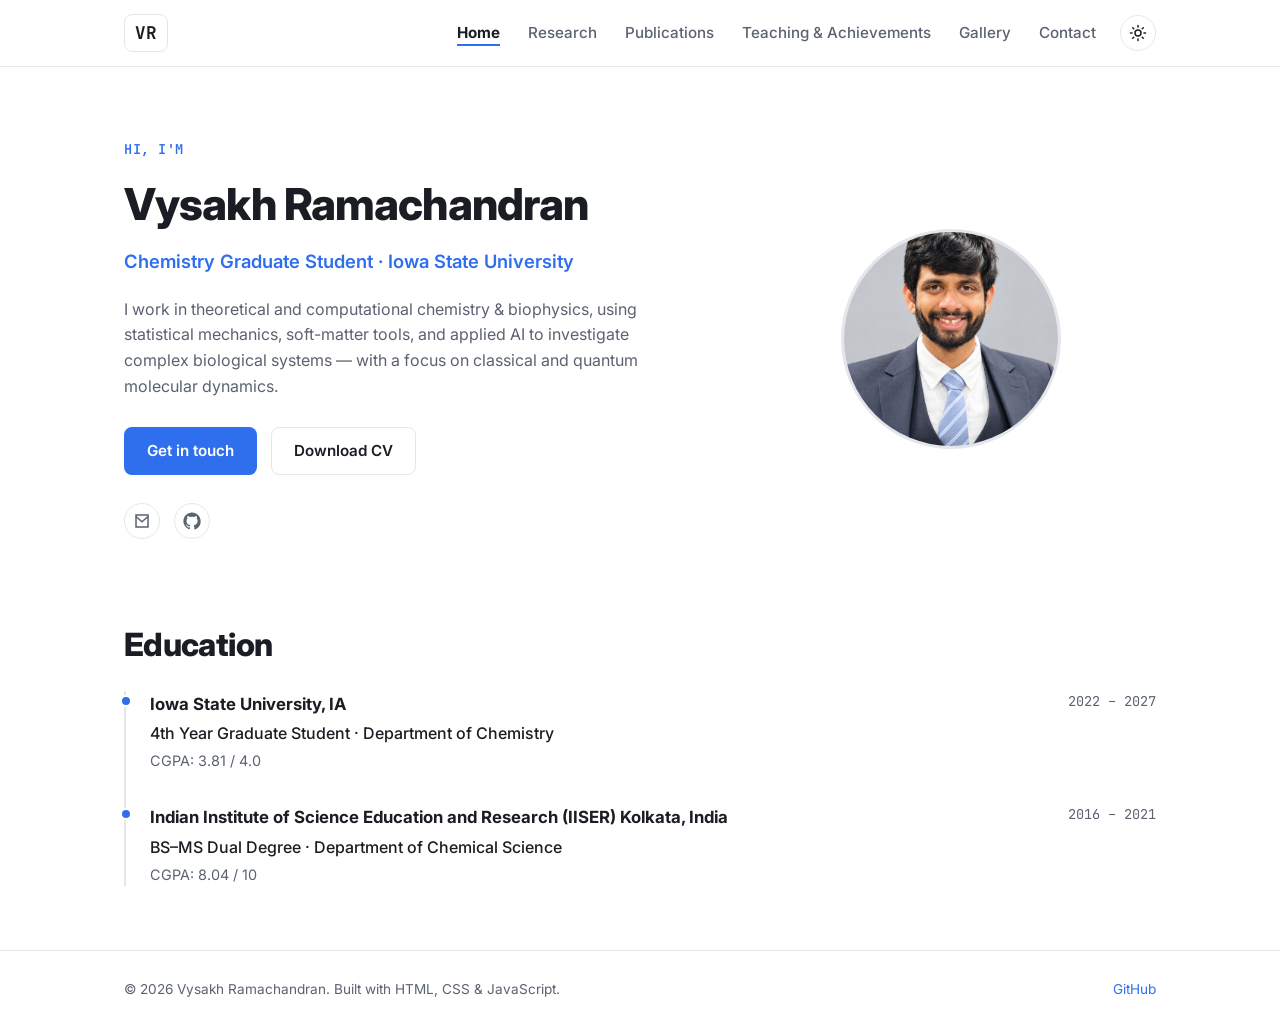
<file: index.html>
<!DOCTYPE html>
<html lang="en">
<head>
<meta charset="UTF-8">
<meta name="viewport" content="width=device-width, initial-scale=1.0">
<title>Vysakh Ramachandran | Chemistry Graduate Student</title>
<meta name="description" content="Personal website of Vysakh Ramachandran, Chemistry graduate student at Iowa State University, working on RNA and biomolecular condensation.">
<link rel="preconnect" href="https://fonts.googleapis.com">
<link rel="preconnect" href="https://fonts.gstatic.com" crossorigin>
<link href="https://fonts.googleapis.com/css2?family=Inter:wght@400;500;600;700;800&family=JetBrains+Mono:wght@400;500&display=swap" rel="stylesheet">
<link rel="stylesheet" href="css/style.css">
</head>
<body>

<header class="site-header">
  <nav class="navbar">
    <a href="index.html" class="brand">VR</a>

    <button class="nav-toggle" id="navToggle" aria-label="Toggle navigation menu" aria-expanded="false">
      <span></span><span></span><span></span>
    </button>

    <ul class="nav-links" id="navLinks">
      <li><a href="index.html" class="active">Home</a></li>
      <li><a href="research.html">Research</a></li>
      <li><a href="publications.html">Publications</a></li>
      <li><a href="teaching.html">Teaching &amp; Achievements</a></li>
      <li><a href="gallery.html">Gallery</a></li>
      <li><a href="contact.html">Contact</a></li>
    </ul>

    <button class="theme-toggle" id="themeToggle" aria-label="Toggle dark and light mode">
      <svg class="icon icon-sun" viewBox="0 0 24 24" fill="none" stroke="currentColor" stroke-width="2" stroke-linecap="round" stroke-linejoin="round"><circle cx="12" cy="12" r="4"></circle><path d="M12 2v2M12 20v2M4.93 4.93l1.41 1.41M17.66 17.66l1.41 1.41M2 12h2M20 12h2M6.34 17.66l-1.41 1.41M19.07 4.93l-1.41 1.41"></path></svg>
      <svg class="icon icon-moon" viewBox="0 0 24 24" fill="none" stroke="currentColor" stroke-width="2" stroke-linecap="round" stroke-linejoin="round"><path d="M21 12.79A9 9 0 1 1 11.21 3 7 7 0 0 0 21 12.79z"></path></svg>
    </button>
  </nav>
</header>

<main>

  <!-- ===== HOME ===== -->
  <section class="section hero">
    <div class="container hero-grid">
      <div class="hero-text">
        <p class="eyebrow">Hi, I'm</p>
        <h1>Vysakh Ramachandran</h1>
        <p class="hero-subtitle">Chemistry Graduate Student &middot; Iowa State University</p>
        <p class="hero-desc">
          I work in theoretical and computational chemistry &amp; biophysics, using statistical
          mechanics, soft-matter tools, and applied AI to investigate complex biological systems &mdash;
          with a focus on classical and quantum molecular dynamics.
        </p>
        <div class="hero-actions">
          <a href="contact.html" class="btn btn-primary">Get in touch</a>
          <a href="assets/Vysakh_Ramachandran_CV.pdf" class="btn btn-outline" download>Download CV</a>
        </div>
        <div class="social-links">
          <a href="mailto:vysakhchandran02@gmail.com" aria-label="Email" title="Email">
            <svg viewBox="0 0 24 24" fill="none" stroke="currentColor" stroke-width="2"><path d="M4 4h16v16H4z" stroke="none"></path><path d="M4 4h16v16H4V4z"></path><path d="M4 6l8 7 8-7"></path></svg>
          </a>
          <a href="https://github.com/VysakhRamachandran" target="_blank" rel="noopener" aria-label="GitHub" title="GitHub">
            <svg viewBox="0 0 24 24" fill="currentColor"><path d="M12 .5C5.73.5.5 5.73.5 12c0 5.09 3.29 9.4 7.86 10.93.57.1.79-.25.79-.55v-1.94c-3.2.7-3.87-1.36-3.87-1.36-.53-1.33-1.29-1.68-1.29-1.68-1.05-.72.08-.7.08-.7 1.17.08 1.78 1.2 1.78 1.2 1.03 1.77 2.71 1.26 3.37.96.1-.75.4-1.26.73-1.55-2.55-.29-5.24-1.28-5.24-5.7 0-1.26.45-2.29 1.19-3.09-.12-.29-.52-1.46.11-3.05 0 0 .97-.31 3.18 1.18a11 11 0 0 1 5.8 0c2.2-1.49 3.17-1.18 3.17-1.18.63 1.59.24 2.76.12 3.05.74.8 1.19 1.83 1.19 3.09 0 4.43-2.7 5.4-5.27 5.69.42.36.78 1.07.78 2.16v3.2c0 .3.21.66.8.55A10.51 10.51 0 0 0 23.5 12C23.5 5.73 18.27.5 12 .5z"></path></svg>
          </a>
        </div>
      </div>

      <div class="hero-visual">
        <div class="hero-photo-frame">
          <img src="image/my.png" alt="Vysakh Ramachandran" class="hero-photo" onerror="this.parentElement.classList.add('no-photo')">
          <div class="hero-photo-fallback">VR</div>
        </div>
      </div>
    </div>

    <div class="container">
      <h2 class="section-title">Education</h2>
      <div class="timeline">
        <div class="timeline-item">
          <div class="timeline-dot"></div>
          <div class="timeline-content">
            <div class="timeline-header">
              <h3>Iowa State University, IA</h3>
              <span class="timeline-date">2022 &ndash; 2027</span>
            </div>
            <p class="timeline-role">4th Year Graduate Student &middot; Department of Chemistry</p>
            <p class="timeline-detail">CGPA: 3.81 / 4.0</p>
          </div>
        </div>
        <div class="timeline-item">
          <div class="timeline-dot"></div>
          <div class="timeline-content">
            <div class="timeline-header">
              <h3>Indian Institute of Science Education and Research (IISER) Kolkata, India</h3>
              <span class="timeline-date">2016 &ndash; 2021</span>
            </div>
            <p class="timeline-role">BS&ndash;MS Dual Degree &middot; Department of Chemical Science</p>
            <p class="timeline-detail">CGPA: 8.04 / 10</p>
          </div>
        </div>
      </div>
    </div>
  </section>

</main>

<footer class="site-footer">
  <div class="container footer-inner">
    <p>&copy; <span id="year"></span> Vysakh Ramachandran. Built with HTML, CSS &amp; JavaScript.</p>
    <a href="https://github.com/VysakhRamachandran" target="_blank" rel="noopener">GitHub</a>
  </div>
</footer>

<script src="js/script.js"></script>
</body>
</html>
</file>
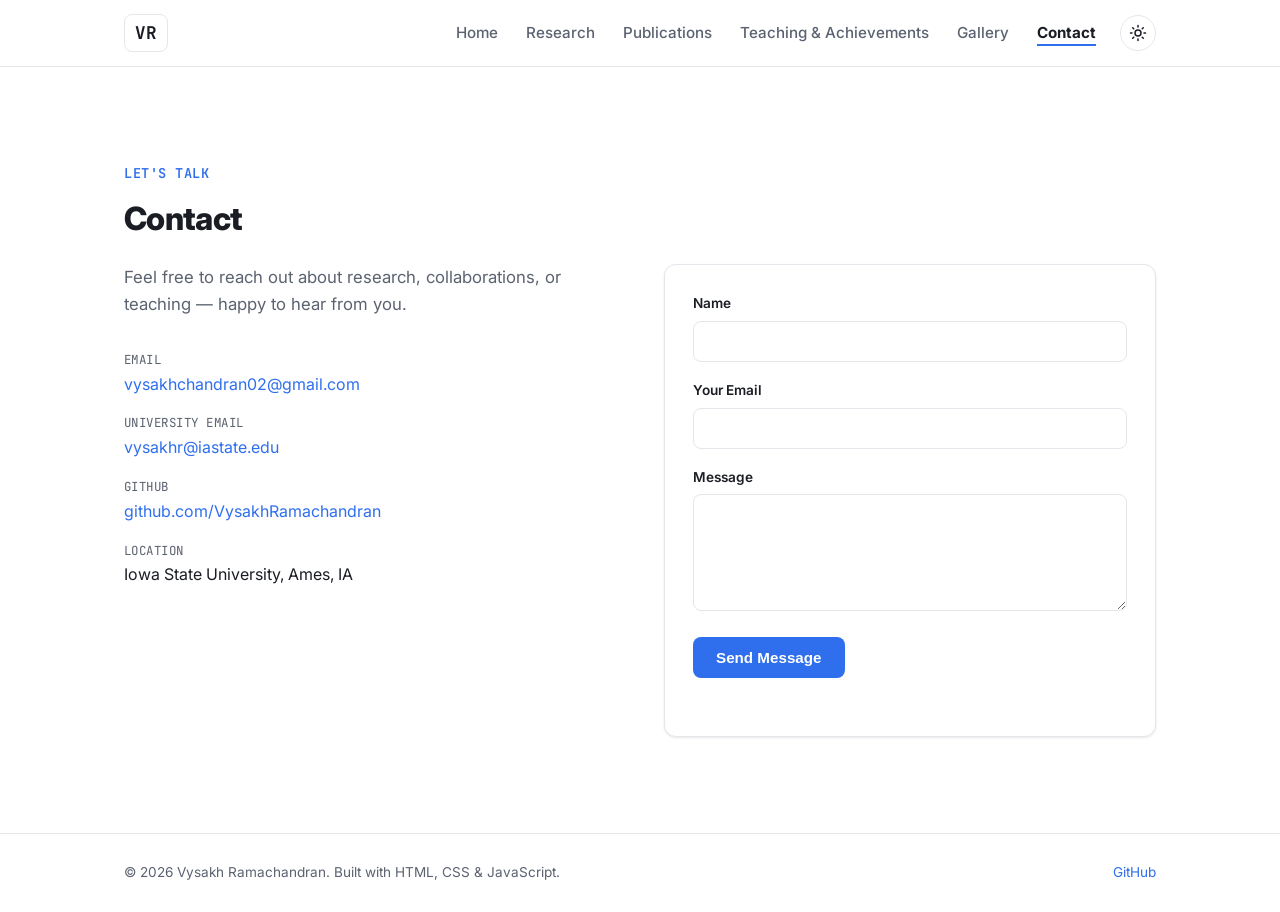
<file: contact.html>
<!DOCTYPE html>
<html lang="en">
<head>
<meta charset="UTF-8">
<meta name="viewport" content="width=device-width, initial-scale=1.0">
<title>Contact | Vysakh Ramachandran</title>
<meta name="description" content="Get in touch with Vysakh Ramachandran, Chemistry graduate student at Iowa State University.">
<link rel="preconnect" href="https://fonts.googleapis.com">
<link rel="preconnect" href="https://fonts.gstatic.com" crossorigin>
<link href="https://fonts.googleapis.com/css2?family=Inter:wght@400;500;600;700;800&family=JetBrains+Mono:wght@400;500&display=swap" rel="stylesheet">
<link rel="stylesheet" href="css/style.css">
</head>
<body>

<header class="site-header">
  <nav class="navbar">
    <a href="index.html" class="brand">VR</a>

    <button class="nav-toggle" id="navToggle" aria-label="Toggle navigation menu" aria-expanded="false">
      <span></span><span></span><span></span>
    </button>

    <ul class="nav-links" id="navLinks">
      <li><a href="index.html">Home</a></li>
      <li><a href="research.html">Research</a></li>
      <li><a href="publications.html">Publications</a></li>
      <li><a href="teaching.html">Teaching &amp; Achievements</a></li>
      <li><a href="gallery.html">Gallery</a></li>
      <li><a href="contact.html" class="active">Contact</a></li>
    </ul>

    <button class="theme-toggle" id="themeToggle" aria-label="Toggle dark and light mode">
      <svg class="icon icon-sun" viewBox="0 0 24 24" fill="none" stroke="currentColor" stroke-width="2" stroke-linecap="round" stroke-linejoin="round"><circle cx="12" cy="12" r="4"></circle><path d="M12 2v2M12 20v2M4.93 4.93l1.41 1.41M17.66 17.66l1.41 1.41M2 12h2M20 12h2M6.34 17.66l-1.41 1.41M19.07 4.93l-1.41 1.41"></path></svg>
      <svg class="icon icon-moon" viewBox="0 0 24 24" fill="none" stroke="currentColor" stroke-width="2" stroke-linecap="round" stroke-linejoin="round"><path d="M21 12.79A9 9 0 1 1 11.21 3 7 7 0 0 0 21 12.79z"></path></svg>
    </button>
  </nav>
</header>

<main>

  <!-- ===== CONTACT ===== -->
  <section class="section">
    <div class="container">
      <p class="eyebrow">Let's talk</p>
      <h2 class="section-title">Contact</h2>

      <div class="contact-grid">
        <div class="contact-info">
          <p class="section-lead">
            Feel free to reach out about research, collaborations, or teaching &mdash; happy to hear from you.
          </p>
          <ul class="contact-list">
            <li>
              <span class="contact-label">Email</span>
              <a href="mailto:vysakhchandran02@gmail.com">vysakhchandran02@gmail.com</a>
            </li>
            <li>
              <span class="contact-label">University Email</span>
              <a href="mailto:vysakhr@iastate.edu">vysakhr@iastate.edu</a>
            </li>
            <li>
              <span class="contact-label">GitHub</span>
              <a href="https://github.com/VysakhRamachandran" target="_blank" rel="noopener">github.com/VysakhRamachandran</a>
            </li>
            <li>
              <span class="contact-label">Location</span>
              <span>Iowa State University, Ames, IA</span>
            </li>
          </ul>
        </div>

        <form class="contact-form" id="contactForm" action="https://formspree.io/f/YOUR_FORM_ID" method="POST">
          <div class="form-row">
            <label for="name">Name</label>
            <input type="text" id="name" name="name" required>
          </div>
          <div class="form-row">
            <label for="email">Your Email</label>
            <input type="email" id="email" name="email" required>
          </div>
          <div class="form-row">
            <label for="message">Message</label>
            <textarea id="message" name="message" rows="5" required></textarea>
          </div>
          <button type="submit" class="btn btn-primary">Send Message</button>
          <p class="form-status" id="formStatus" role="status"></p>
        </form>
      </div>
    </div>
  </section>

</main>

<footer class="site-footer">
  <div class="container footer-inner">
    <p>&copy; <span id="year"></span> Vysakh Ramachandran. Built with HTML, CSS &amp; JavaScript.</p>
    <a href="https://github.com/VysakhRamachandran" target="_blank" rel="noopener">GitHub</a>
  </div>
</footer>

<script src="js/script.js"></script>
</body>
</html>
</file>
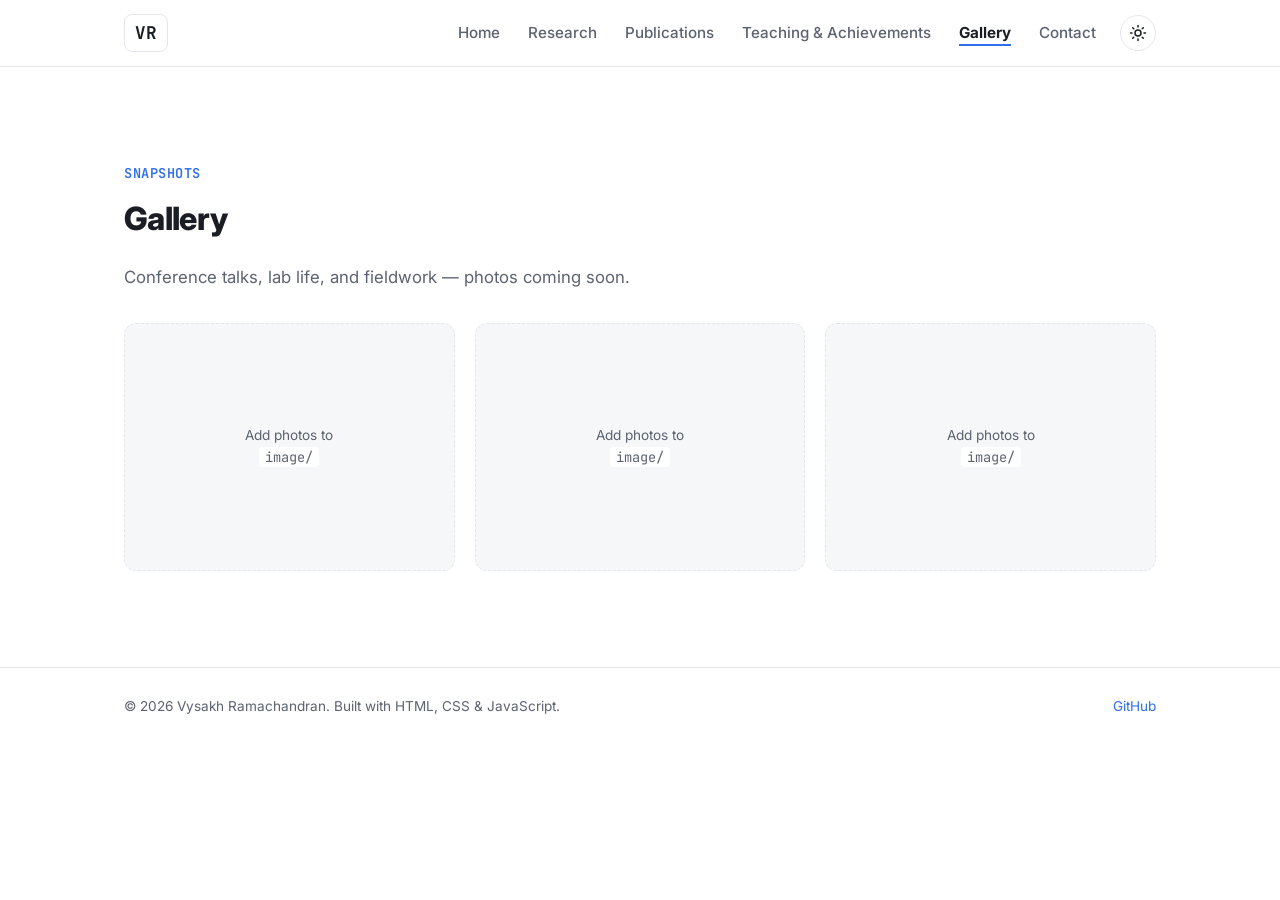
<file: gallery.html>
<!DOCTYPE html>
<html lang="en">
<head>
<meta charset="UTF-8">
<meta name="viewport" content="width=device-width, initial-scale=1.0">
<title>Gallery | Vysakh Ramachandran</title>
<meta name="description" content="Photo gallery of Vysakh Ramachandran: conference talks, lab life, and fieldwork.">
<link rel="preconnect" href="https://fonts.googleapis.com">
<link rel="preconnect" href="https://fonts.gstatic.com" crossorigin>
<link href="https://fonts.googleapis.com/css2?family=Inter:wght@400;500;600;700;800&family=JetBrains+Mono:wght@400;500&display=swap" rel="stylesheet">
<link rel="stylesheet" href="css/style.css">
</head>
<body>

<header class="site-header">
  <nav class="navbar">
    <a href="index.html" class="brand">VR</a>

    <button class="nav-toggle" id="navToggle" aria-label="Toggle navigation menu" aria-expanded="false">
      <span></span><span></span><span></span>
    </button>

    <ul class="nav-links" id="navLinks">
      <li><a href="index.html">Home</a></li>
      <li><a href="research.html">Research</a></li>
      <li><a href="publications.html">Publications</a></li>
      <li><a href="teaching.html">Teaching &amp; Achievements</a></li>
      <li><a href="gallery.html" class="active">Gallery</a></li>
      <li><a href="contact.html">Contact</a></li>
    </ul>

    <button class="theme-toggle" id="themeToggle" aria-label="Toggle dark and light mode">
      <svg class="icon icon-sun" viewBox="0 0 24 24" fill="none" stroke="currentColor" stroke-width="2" stroke-linecap="round" stroke-linejoin="round"><circle cx="12" cy="12" r="4"></circle><path d="M12 2v2M12 20v2M4.93 4.93l1.41 1.41M17.66 17.66l1.41 1.41M2 12h2M20 12h2M6.34 17.66l-1.41 1.41M19.07 4.93l-1.41 1.41"></path></svg>
      <svg class="icon icon-moon" viewBox="0 0 24 24" fill="none" stroke="currentColor" stroke-width="2" stroke-linecap="round" stroke-linejoin="round"><path d="M21 12.79A9 9 0 1 1 11.21 3 7 7 0 0 0 21 12.79z"></path></svg>
    </button>
  </nav>
</header>

<main>

  <!-- ===== GALLERY ===== -->
  <section class="section">
    <div class="container">
      <p class="eyebrow">Snapshots</p>
      <h2 class="section-title">Gallery</h2>
      <p class="section-lead">Conference talks, lab life, and fieldwork &mdash; photos coming soon.</p>

      <div class="gallery-grid" id="galleryGrid">
        <div class="gallery-placeholder"><span>Add photos to<br><code>image/</code></span></div>
        <div class="gallery-placeholder"><span>Add photos to<br><code>image/</code></span></div>
        <div class="gallery-placeholder"><span>Add photos to<br><code>image/</code></span></div>
      </div>
    </div>
  </section>

</main>

<footer class="site-footer">
  <div class="container footer-inner">
    <p>&copy; <span id="year"></span> Vysakh Ramachandran. Built with HTML, CSS &amp; JavaScript.</p>
    <a href="https://github.com/VysakhRamachandran" target="_blank" rel="noopener">GitHub</a>
  </div>
</footer>

<script src="js/script.js"></script>
</body>
</html>
</file>
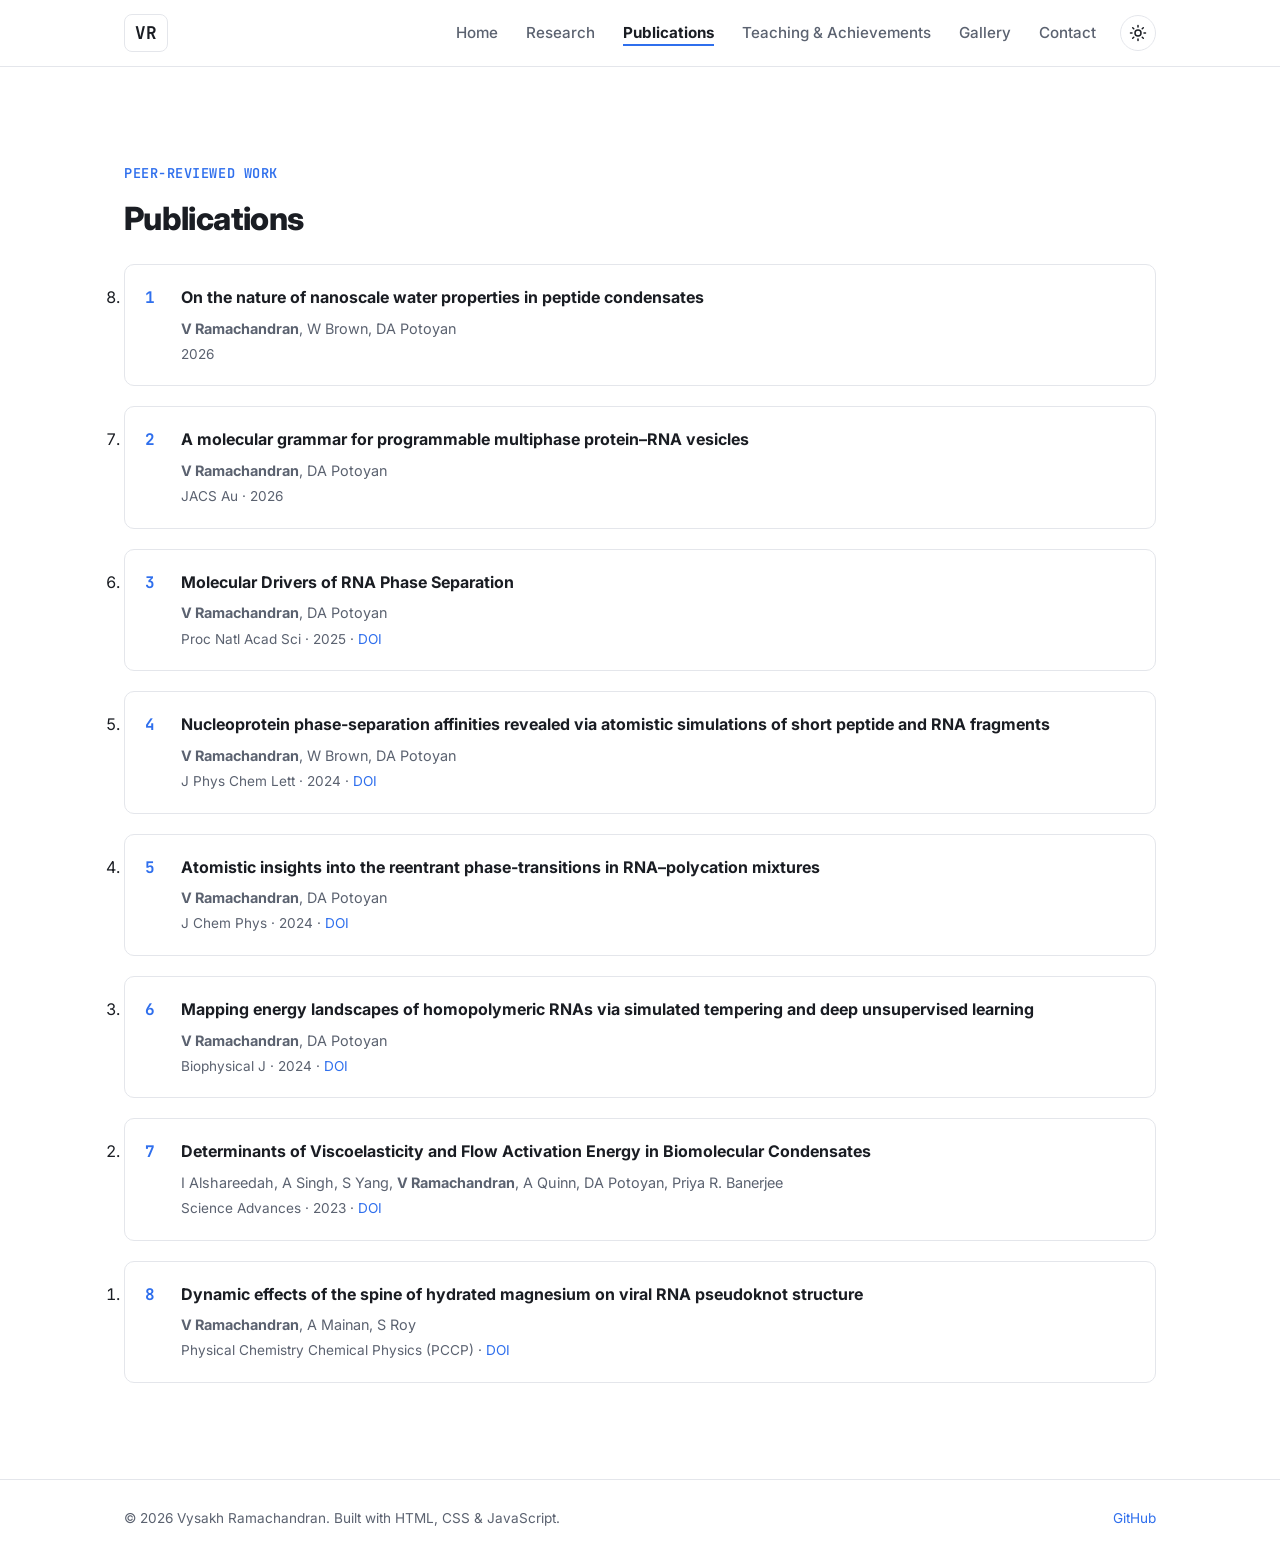
<file: publications.html>
<!DOCTYPE html>
<html lang="en">
<head>
<meta charset="UTF-8">
<meta name="viewport" content="width=device-width, initial-scale=1.0">
<title>Publications | Vysakh Ramachandran</title>
<meta name="description" content="Peer-reviewed publications of Vysakh Ramachandran on RNA phase separation and biomolecular condensates.">
<link rel="preconnect" href="https://fonts.googleapis.com">
<link rel="preconnect" href="https://fonts.gstatic.com" crossorigin>
<link href="https://fonts.googleapis.com/css2?family=Inter:wght@400;500;600;700;800&family=JetBrains+Mono:wght@400;500&display=swap" rel="stylesheet">
<link rel="stylesheet" href="css/style.css">
</head>
<body>

<header class="site-header">
  <nav class="navbar">
    <a href="index.html" class="brand">VR</a>

    <button class="nav-toggle" id="navToggle" aria-label="Toggle navigation menu" aria-expanded="false">
      <span></span><span></span><span></span>
    </button>

    <ul class="nav-links" id="navLinks">
      <li><a href="index.html">Home</a></li>
      <li><a href="research.html">Research</a></li>
      <li><a href="publications.html" class="active">Publications</a></li>
      <li><a href="teaching.html">Teaching &amp; Achievements</a></li>
      <li><a href="gallery.html">Gallery</a></li>
      <li><a href="contact.html">Contact</a></li>
    </ul>

    <button class="theme-toggle" id="themeToggle" aria-label="Toggle dark and light mode">
      <svg class="icon icon-sun" viewBox="0 0 24 24" fill="none" stroke="currentColor" stroke-width="2" stroke-linecap="round" stroke-linejoin="round"><circle cx="12" cy="12" r="4"></circle><path d="M12 2v2M12 20v2M4.93 4.93l1.41 1.41M17.66 17.66l1.41 1.41M2 12h2M20 12h2M6.34 17.66l-1.41 1.41M19.07 4.93l-1.41 1.41"></path></svg>
      <svg class="icon icon-moon" viewBox="0 0 24 24" fill="none" stroke="currentColor" stroke-width="2" stroke-linecap="round" stroke-linejoin="round"><path d="M21 12.79A9 9 0 1 1 11.21 3 7 7 0 0 0 21 12.79z"></path></svg>
    </button>
  </nav>
</header>

<main>

  <!-- ===== PUBLICATIONS ===== -->
  <section class="section">
    <div class="container">
      <p class="eyebrow">Peer-reviewed work</p>
      <h2 class="section-title">Publications</h2>

      <ol class="pub-list" reversed>
        <li class="pub-item">
          <p class="pub-title">On the nature of nanoscale water properties in peptide condensates</p>
          <p class="pub-authors"><strong>V Ramachandran</strong>, W Brown, DA Potoyan</p>
          <p class="pub-meta">2026</p>
        </li>

        <li class="pub-item">
          <p class="pub-title">A molecular grammar for programmable multiphase protein&ndash;RNA vesicles</p>
          <p class="pub-authors"><strong>V Ramachandran</strong>, DA Potoyan</p>
          <p class="pub-meta">JACS Au &middot; 2026</p>
        </li>

        <li class="pub-item">
          <p class="pub-title">Molecular Drivers of RNA Phase Separation</p>
          <p class="pub-authors"><strong>V Ramachandran</strong>, DA Potoyan</p>
          <p class="pub-meta">Proc Natl Acad Sci &middot; 2025 &middot;
            <a href="https://doi.org/10.1073/pnas.2511348122" target="_blank" rel="noopener">DOI</a>
          </p>
        </li>

        <li class="pub-item">
          <p class="pub-title">Nucleoprotein phase-separation affinities revealed via atomistic simulations of short peptide and RNA fragments</p>
          <p class="pub-authors"><strong>V Ramachandran</strong>, W Brown, DA Potoyan</p>
          <p class="pub-meta">J Phys Chem Lett &middot; 2024 &middot;
            <a href="https://doi.org/10.1021/acs.jpclett.4c02654" target="_blank" rel="noopener">DOI</a>
          </p>
        </li>

        <li class="pub-item">
          <p class="pub-title">Atomistic insights into the reentrant phase-transitions in RNA&ndash;polycation mixtures</p>
          <p class="pub-authors"><strong>V Ramachandran</strong>, DA Potoyan</p>
          <p class="pub-meta">J Chem Phys &middot; 2024 &middot;
            <a href="https://doi.org/10.1063/5.0206190" target="_blank" rel="noopener">DOI</a>
          </p>
        </li>

        <li class="pub-item">
          <p class="pub-title">Mapping energy landscapes of homopolymeric RNAs via simulated tempering and deep unsupervised learning</p>
          <p class="pub-authors"><strong>V Ramachandran</strong>, DA Potoyan</p>
          <p class="pub-meta">Biophysical J &middot; 2024 &middot;
            <a href="https://doi.org/10.1016/j.bpj.2024.04.003" target="_blank" rel="noopener">DOI</a>
          </p>
        </li>

        <li class="pub-item">
          <p class="pub-title">Determinants of Viscoelasticity and Flow Activation Energy in Biomolecular Condensates</p>
          <p class="pub-authors">I Alshareedah, A Singh, S Yang, <strong>V Ramachandran</strong>, A Quinn, DA Potoyan, Priya R. Banerjee</p>
          <p class="pub-meta">Science Advances &middot; 2023 &middot;
            <a href="https://doi.org/10.1126/sciadv.adi6539" target="_blank" rel="noopener">DOI</a>
          </p>
        </li>

        <li class="pub-item">
          <p class="pub-title">Dynamic effects of the spine of hydrated magnesium on viral RNA pseudoknot structure</p>
          <p class="pub-authors"><strong>V Ramachandran</strong>, A Mainan, S Roy</p>
          <p class="pub-meta">Physical Chemistry Chemical Physics (PCCP) &middot;
            <a href="https://doi.org/10.1039/D2CP01075E" target="_blank" rel="noopener">DOI</a>
          </p>
        </li>
      </ol>
    </div>
  </section>

</main>

<footer class="site-footer">
  <div class="container footer-inner">
    <p>&copy; <span id="year"></span> Vysakh Ramachandran. Built with HTML, CSS &amp; JavaScript.</p>
    <a href="https://github.com/VysakhRamachandran" target="_blank" rel="noopener">GitHub</a>
  </div>
</footer>

<script src="js/script.js"></script>
</body>
</html>
</file>
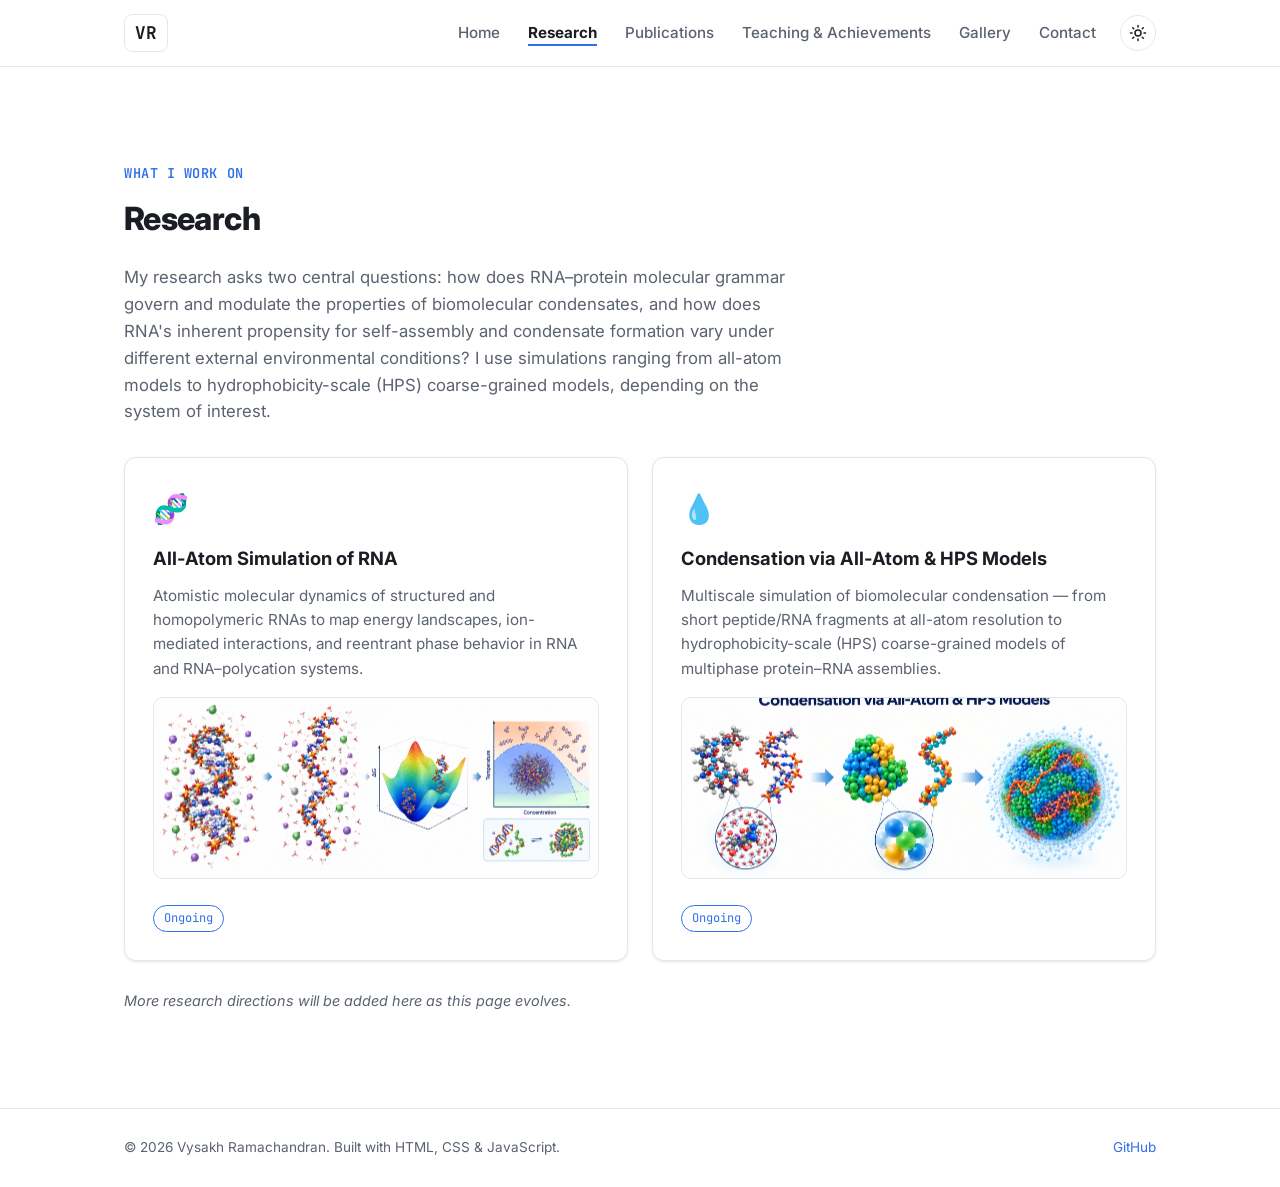
<file: research.html>
<!DOCTYPE html>
<html lang="en">
<head>
<meta charset="UTF-8">
<meta name="viewport" content="width=device-width, initial-scale=1.0">
<title>Research | Vysakh Ramachandran</title>
<meta name="description" content="Research overview of Vysakh Ramachandran: RNA and biomolecular condensation studied via all-atom and coarse-grained molecular dynamics.">
<link rel="preconnect" href="https://fonts.googleapis.com">
<link rel="preconnect" href="https://fonts.gstatic.com" crossorigin>
<link href="https://fonts.googleapis.com/css2?family=Inter:wght@400;500;600;700;800&family=JetBrains+Mono:wght@400;500&display=swap" rel="stylesheet">
<link rel="stylesheet" href="css/style.css">
</head>
<body>

<header class="site-header">
  <nav class="navbar">
    <a href="index.html" class="brand">VR</a>

    <button class="nav-toggle" id="navToggle" aria-label="Toggle navigation menu" aria-expanded="false">
      <span></span><span></span><span></span>
    </button>

    <ul class="nav-links" id="navLinks">
      <li><a href="index.html">Home</a></li>
      <li><a href="research.html" class="active">Research</a></li>
      <li><a href="publications.html">Publications</a></li>
      <li><a href="teaching.html">Teaching &amp; Achievements</a></li>
      <li><a href="gallery.html">Gallery</a></li>
      <li><a href="contact.html">Contact</a></li>
    </ul>

    <button class="theme-toggle" id="themeToggle" aria-label="Toggle dark and light mode">
      <svg class="icon icon-sun" viewBox="0 0 24 24" fill="none" stroke="currentColor" stroke-width="2" stroke-linecap="round" stroke-linejoin="round"><circle cx="12" cy="12" r="4"></circle><path d="M12 2v2M12 20v2M4.93 4.93l1.41 1.41M17.66 17.66l1.41 1.41M2 12h2M20 12h2M6.34 17.66l-1.41 1.41M19.07 4.93l-1.41 1.41"></path></svg>
      <svg class="icon icon-moon" viewBox="0 0 24 24" fill="none" stroke="currentColor" stroke-width="2" stroke-linecap="round" stroke-linejoin="round"><path d="M21 12.79A9 9 0 1 1 11.21 3 7 7 0 0 0 21 12.79z"></path></svg>
    </button>
  </nav>
</header>

<main>

  <!-- ===== RESEARCH ===== -->
  <section class="section">
    <div class="container">
      <p class="eyebrow">What I work on</p>
      <h2 class="section-title">Research</h2>
      <p class="section-lead">
        My research asks two central questions: how does RNA&ndash;protein molecular grammar govern and
        modulate the properties of biomolecular condensates, and how does RNA's inherent propensity for
        self-assembly and condensate formation vary under different external environmental conditions?
        I use simulations ranging from all-atom models to hydrophobicity-scale (HPS) coarse-grained models,
        depending on the system of interest.
      </p>

      <div class="card-grid">
        <article class="card">
          <div class="card-icon">&#129516;</div>
          <h3>All-Atom Simulation of RNA</h3>
          <p>
            Atomistic molecular dynamics of structured and homopolymeric RNAs to map energy landscapes,
            ion-mediated interactions, and reentrant phase behavior in RNA and RNA&ndash;polycation systems.
          </p>
          <figure class="research-card-media">
            <img src="image/all_atom.png" alt="All-atom RNA simulation illustration" loading="lazy">
          </figure>
          <span class="card-badge">Ongoing</span>
        </article>

        <article class="card">
          <div class="card-icon">&#128167;</div>
          <h3>Condensation via All-Atom &amp; HPS Models</h3>
          <p>
            Multiscale simulation of biomolecular condensation &mdash; from short peptide/RNA fragments at
            all-atom resolution to hydrophobicity-scale (HPS) coarse-grained models of multiphase
            protein&ndash;RNA assemblies.
          </p>
          <figure class="research-card-media">
            <img src="image/conden.png" alt="Biomolecular condensation simulation illustration" loading="lazy">
          </figure>
          <span class="card-badge">Ongoing</span>
        </article>
      </div>

      <p class="section-note">More research directions will be added here as this page evolves.</p>
    </div>
  </section>

</main>

<footer class="site-footer">
  <div class="container footer-inner">
    <p>&copy; <span id="year"></span> Vysakh Ramachandran. Built with HTML, CSS &amp; JavaScript.</p>
    <a href="https://github.com/VysakhRamachandran" target="_blank" rel="noopener">GitHub</a>
  </div>
</footer>

<script src="js/script.js"></script>
</body>
</html>
</file>
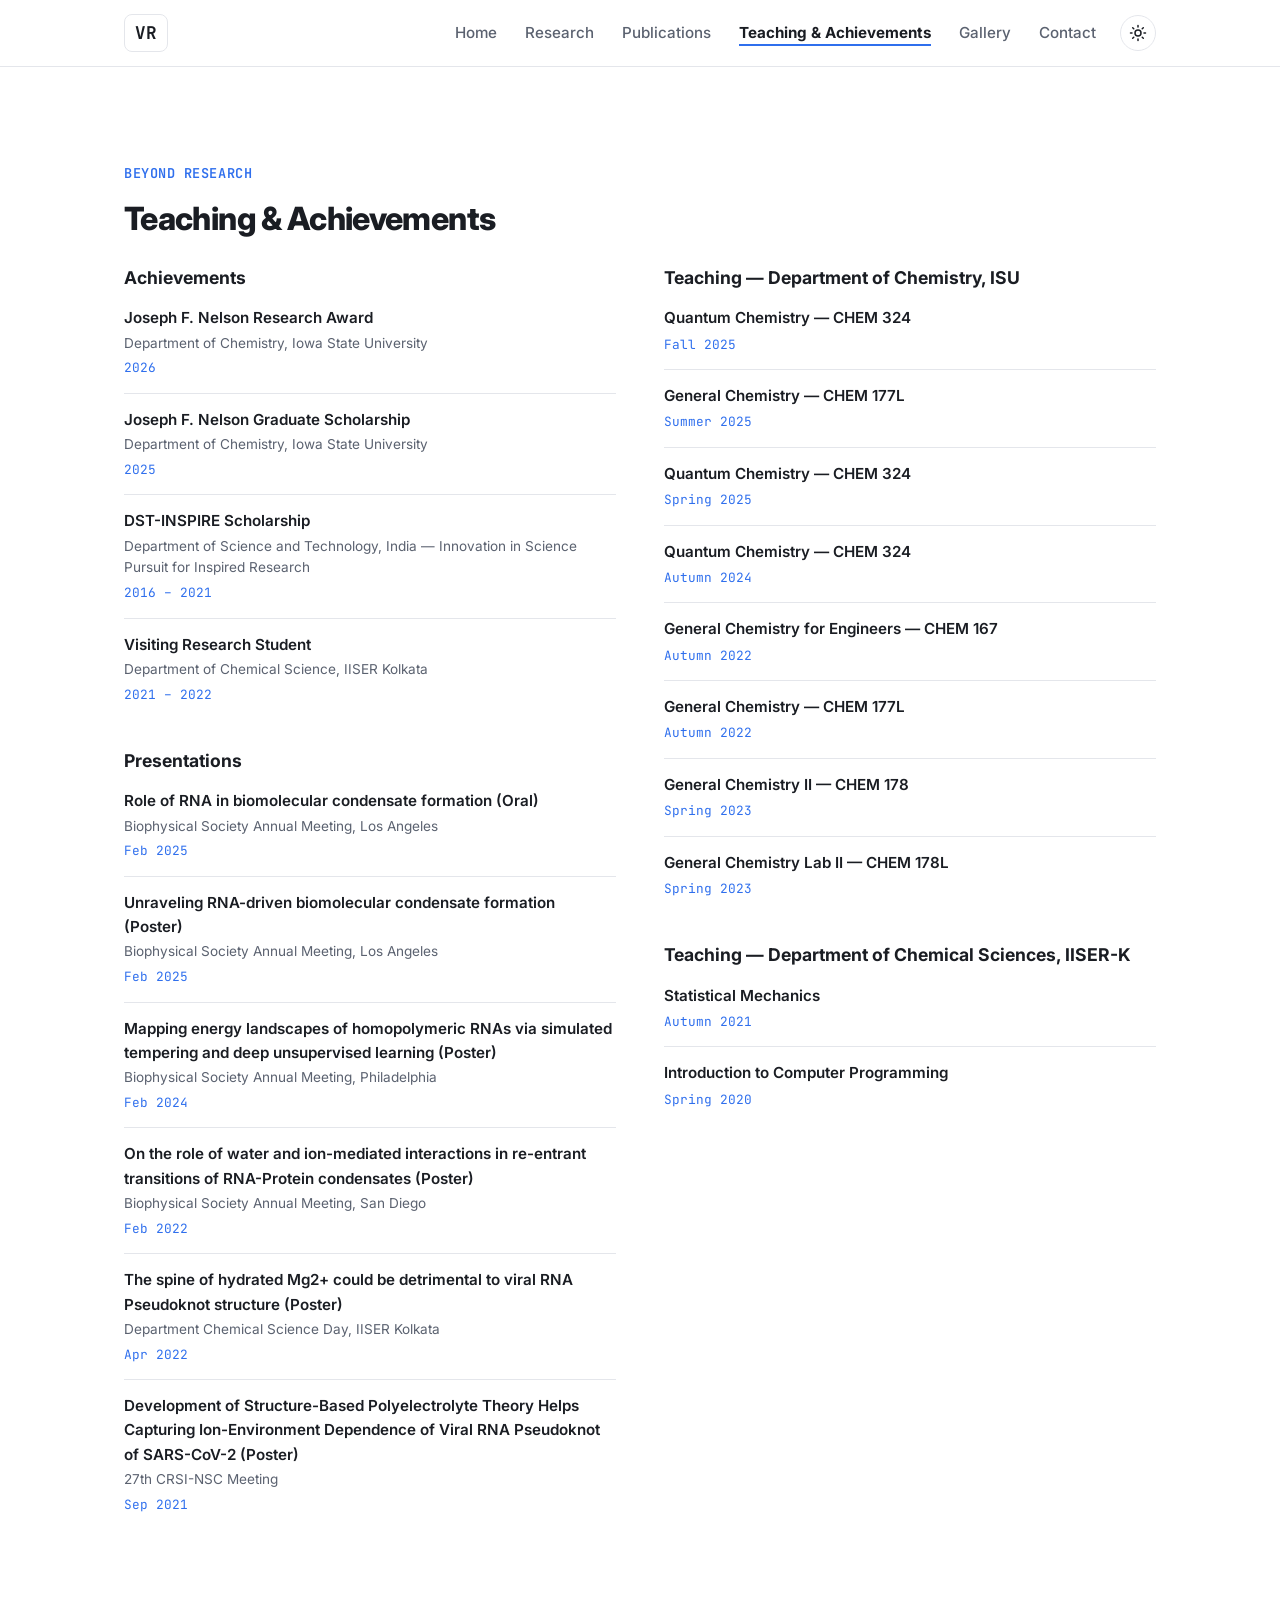
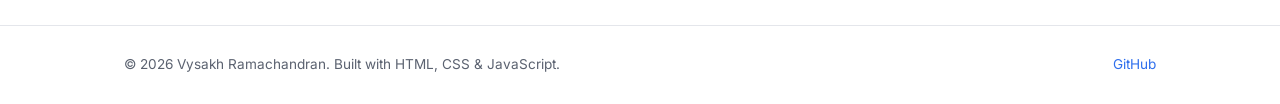
<file: teaching.html>
<!DOCTYPE html>
<html lang="en">
<head>
<meta charset="UTF-8">
<meta name="viewport" content="width=device-width, initial-scale=1.0">
<title>Teaching &amp; Achievements | Vysakh Ramachandran</title>
<meta name="description" content="Teaching experience, achievements, and presentations of Vysakh Ramachandran at Iowa State University and IISER Kolkata.">
<link rel="preconnect" href="https://fonts.googleapis.com">
<link rel="preconnect" href="https://fonts.gstatic.com" crossorigin>
<link href="https://fonts.googleapis.com/css2?family=Inter:wght@400;500;600;700;800&family=JetBrains+Mono:wght@400;500&display=swap" rel="stylesheet">
<link rel="stylesheet" href="css/style.css">
</head>
<body>

<header class="site-header">
  <nav class="navbar">
    <a href="index.html" class="brand">VR</a>

    <button class="nav-toggle" id="navToggle" aria-label="Toggle navigation menu" aria-expanded="false">
      <span></span><span></span><span></span>
    </button>

    <ul class="nav-links" id="navLinks">
      <li><a href="index.html">Home</a></li>
      <li><a href="research.html">Research</a></li>
      <li><a href="publications.html">Publications</a></li>
      <li><a href="teaching.html" class="active">Teaching &amp; Achievements</a></li>
      <li><a href="gallery.html">Gallery</a></li>
      <li><a href="contact.html">Contact</a></li>
    </ul>

    <button class="theme-toggle" id="themeToggle" aria-label="Toggle dark and light mode">
      <svg class="icon icon-sun" viewBox="0 0 24 24" fill="none" stroke="currentColor" stroke-width="2" stroke-linecap="round" stroke-linejoin="round"><circle cx="12" cy="12" r="4"></circle><path d="M12 2v2M12 20v2M4.93 4.93l1.41 1.41M17.66 17.66l1.41 1.41M2 12h2M20 12h2M6.34 17.66l-1.41 1.41M19.07 4.93l-1.41 1.41"></path></svg>
      <svg class="icon icon-moon" viewBox="0 0 24 24" fill="none" stroke="currentColor" stroke-width="2" stroke-linecap="round" stroke-linejoin="round"><path d="M21 12.79A9 9 0 1 1 11.21 3 7 7 0 0 0 21 12.79z"></path></svg>
    </button>
  </nav>
</header>

<main>

  <!-- ===== TEACHING & ACHIEVEMENTS ===== -->
  <section class="section">
    <div class="container">
      <p class="eyebrow">Beyond research</p>
      <h2 class="section-title">Teaching &amp; Achievements</h2>

      <div class="two-col">
        <div>
          <h3 class="sub-title">Achievements</h3>
          <ul class="plain-list">
            <li>
              <span class="li-title">Joseph F. Nelson Research Award</span>
              <span class="li-sub">Department of Chemistry, Iowa State University</span>
              <span class="li-year">2026</span>
            </li>
            <li>
              <span class="li-title">Joseph F. Nelson Graduate Scholarship</span>
              <span class="li-sub">Department of Chemistry, Iowa State University</span>
              <span class="li-year">2025</span>
            </li>
            <li>
              <span class="li-title">DST-INSPIRE Scholarship</span>
              <span class="li-sub">Department of Science and Technology, India &mdash; Innovation in Science Pursuit for Inspired Research</span>
              <span class="li-year">2016 &ndash; 2021</span>
            </li>
            <li>
              <span class="li-title">Visiting Research Student</span>
              <span class="li-sub">Department of Chemical Science, IISER Kolkata</span>
              <span class="li-year">2021 &ndash; 2022</span>
            </li>
          </ul>

          <h3 class="sub-title">Presentations</h3>
          <ul class="plain-list">
            <li>
              <span class="li-title">Role of RNA in biomolecular condensate formation (Oral)</span>
              <span class="li-sub">Biophysical Society Annual Meeting, Los Angeles</span>
              <span class="li-year">Feb 2025</span>
            </li>
            <li>
              <span class="li-title">Unraveling RNA-driven biomolecular condensate formation (Poster)</span>
              <span class="li-sub">Biophysical Society Annual Meeting, Los Angeles</span>
              <span class="li-year">Feb 2025</span>
            </li>
            <li>
              <span class="li-title">Mapping energy landscapes of homopolymeric RNAs via simulated tempering and deep unsupervised learning (Poster)</span>
              <span class="li-sub">Biophysical Society Annual Meeting, Philadelphia</span>
              <span class="li-year">Feb 2024</span>
            </li>
            <li>
              <span class="li-title">On the role of water and ion-mediated interactions in re-entrant transitions of RNA-Protein condensates (Poster)</span>
              <span class="li-sub">Biophysical Society Annual Meeting, San Diego</span>
              <span class="li-year">Feb 2022</span>
            </li>
            <li>
              <span class="li-title">The spine of hydrated Mg2+ could be detrimental to viral RNA Pseudoknot structure (Poster)</span>
              <span class="li-sub">Department Chemical Science Day, IISER Kolkata</span>
              <span class="li-year">Apr 2022</span>
            </li>
            <li>
              <span class="li-title">Development of Structure-Based Polyelectrolyte Theory Helps Capturing Ion-Environment Dependence of Viral RNA Pseudoknot of SARS-CoV-2 (Poster)</span>
              <span class="li-sub">27th CRSI-NSC Meeting</span>
              <span class="li-year">Sep 2021</span>
            </li>
          </ul>
        </div>

        <div>
          <h3 class="sub-title">Teaching &mdash; Department of Chemistry, ISU</h3>
          <ul class="plain-list">
            <li><span class="li-title">Quantum Chemistry &mdash; CHEM 324</span><span class="li-year">Fall 2025</span></li>
            <li><span class="li-title">General Chemistry &mdash; CHEM 177L</span><span class="li-year">Summer 2025</span></li>
            <li><span class="li-title">Quantum Chemistry &mdash; CHEM 324</span><span class="li-year">Spring 2025</span></li>
            <li><span class="li-title">Quantum Chemistry &mdash; CHEM 324</span><span class="li-year">Autumn 2024</span></li>
            <li><span class="li-title">General Chemistry for Engineers &mdash; CHEM 167</span><span class="li-year">Autumn 2022</span></li>
            <li><span class="li-title">General Chemistry &mdash; CHEM 177L</span><span class="li-year">Autumn 2022</span></li>
            <li><span class="li-title">General Chemistry II &mdash; CHEM 178</span><span class="li-year">Spring 2023</span></li>
            <li><span class="li-title">General Chemistry Lab II &mdash; CHEM 178L</span><span class="li-year">Spring 2023</span></li>
          </ul>

          <h3 class="sub-title">Teaching &mdash; Department of Chemical Sciences, IISER-K</h3>
          <ul class="plain-list">
            <li><span class="li-title">Statistical Mechanics</span><span class="li-year">Autumn 2021</span></li>
            <li><span class="li-title">Introduction to Computer Programming</span><span class="li-year">Spring 2020</span></li>
          </ul>
        </div>
      </div>
    </div>
  </section>

</main>

<footer class="site-footer">
  <div class="container footer-inner">
    <p>&copy; <span id="year"></span> Vysakh Ramachandran. Built with HTML, CSS &amp; JavaScript.</p>
    <a href="https://github.com/VysakhRamachandran" target="_blank" rel="noopener">GitHub</a>
  </div>
</footer>

<script src="js/script.js"></script>
</body>
</html>
</file>
<file: css/style.css>
/* ===== Theme variables ===== */
:root {
  --bg: #ffffff;
  --bg-alt: #f6f7f9;
  --text: #1a1d23;
  --text-muted: #5b6270;
  --border: #e4e6eb;
  --accent: #2f6fed;
  --accent-text: #ffffff;
  --card-bg: #ffffff;
  --shadow: 0 1px 3px rgba(20, 20, 30, 0.06), 0 1px 2px rgba(20, 20, 30, 0.04);
  --font-body: 'Inter', -apple-system, BlinkMacSystemFont, 'Segoe UI', sans-serif;
  --font-mono: 'JetBrains Mono', 'Courier New', monospace;
}

:root[data-theme="dark"] {
  --bg: #14161a;
  --bg-alt: #1b1e24;
  --text: #edeef1;
  --text-muted: #a2a8b5;
  --border: #2b2f37;
  --accent: #5b8cf7;
  --accent-text: #0e1116;
  --card-bg: #1b1e24;
  --shadow: 0 1px 3px rgba(0, 0, 0, 0.4), 0 1px 2px rgba(0, 0, 0, 0.3);
}

@media (prefers-color-scheme: dark) {
  :root:not([data-theme="light"]) {
    --bg: #14161a;
    --bg-alt: #1b1e24;
    --text: #edeef1;
    --text-muted: #a2a8b5;
    --border: #2b2f37;
    --accent: #5b8cf7;
    --accent-text: #0e1116;
    --card-bg: #1b1e24;
    --shadow: 0 1px 3px rgba(0, 0, 0, 0.4), 0 1px 2px rgba(0, 0, 0, 0.3);
  }
}

/* ===== Reset ===== */
* { box-sizing: border-box; margin: 0; padding: 0; }

html { scroll-behavior: smooth; }

body {
  font-family: var(--font-body);
  background: var(--bg);
  color: var(--text);
  line-height: 1.6;
  transition: background 0.2s ease, color 0.2s ease;
}

img { max-width: 100%; display: block; }
a { color: var(--accent); text-decoration: none; }
a:hover { text-decoration: underline; }
ul { list-style: none; }

.container {
  max-width: 1080px;
  margin: 0 auto;
  padding: 0 24px;
}

/* ===== Header / Nav ===== */
.site-header {
  position: sticky;
  top: 0;
  z-index: 100;
  background: color-mix(in srgb, var(--bg) 88%, transparent);
  backdrop-filter: blur(8px);
  border-bottom: 1px solid var(--border);
}

.navbar {
  max-width: 1080px;
  margin: 0 auto;
  padding: 14px 24px;
  display: flex;
  align-items: center;
  gap: 24px;
}

.brand {
  font-family: var(--font-mono);
  font-weight: 700;
  font-size: 1.1rem;
  color: var(--text);
  border: 1px solid var(--border);
  padding: 4px 10px;
  border-radius: 8px;
}
.brand:hover { text-decoration: none; border-color: var(--accent); }

.nav-links {
  display: flex;
  gap: 28px;
  margin-left: auto;
}

.nav-links a {
  color: var(--text-muted);
  font-weight: 500;
  font-size: 0.95rem;
}
.nav-links a:hover { color: var(--text); text-decoration: none; }
.nav-links a.active { color: var(--text); font-weight: 700; border-bottom: 2px solid var(--accent); padding-bottom: 2px; }

.nav-toggle {
  display: none;
  flex-direction: column;
  justify-content: center;
  gap: 5px;
  width: 32px;
  height: 32px;
  background: none;
  border: none;
  cursor: pointer;
  margin-left: auto;
}
.nav-toggle span {
  display: block;
  height: 2px;
  width: 100%;
  background: var(--text);
  border-radius: 2px;
}

.theme-toggle {
  background: none;
  border: 1px solid var(--border);
  color: var(--text);
  width: 36px;
  height: 36px;
  border-radius: 50%;
  display: flex;
  align-items: center;
  justify-content: center;
  cursor: pointer;
}
.theme-toggle:hover { border-color: var(--accent); }
.theme-toggle .icon { width: 18px; height: 18px; }
.icon-moon { display: none; }
:root[data-theme="dark"] .icon-sun { display: none; }
:root[data-theme="dark"] .icon-moon { display: block; }

/* ===== Sections ===== */
.section { padding: 96px 0; }
.section.alt-bg { background: var(--bg-alt); }

.eyebrow {
  font-family: var(--font-mono);
  color: var(--accent);
  font-size: 0.85rem;
  font-weight: 600;
  letter-spacing: 0.04em;
  text-transform: uppercase;
  margin-bottom: 8px;
}

.section-title {
  font-size: 2rem;
  font-weight: 800;
  margin-bottom: 20px;
  letter-spacing: -0.02em;
}

.section-lead {
  color: var(--text-muted);
  max-width: 680px;
  margin-bottom: 32px;
  font-size: 1.05rem;
}

.section-note {
  margin-top: 28px;
  color: var(--text-muted);
  font-size: 0.9rem;
  font-style: italic;
}

/* ===== Hero ===== */
.hero { padding-top: 72px; padding-bottom: 64px; }

.hero-grid {
  display: grid;
  grid-template-columns: 1.4fr 1fr;
  gap: 48px;
  align-items: center;
  margin-bottom: 80px;
}

.hero-text h1 {
  font-size: 2.75rem;
  font-weight: 800;
  letter-spacing: -0.02em;
  margin-bottom: 8px;
}

.hero-subtitle {
  font-size: 1.15rem;
  color: var(--accent);
  font-weight: 600;
  margin-bottom: 20px;
}

.hero-desc {
  color: var(--text-muted);
  max-width: 560px;
  margin-bottom: 28px;
}

.hero-actions {
  display: flex;
  gap: 14px;
  margin-bottom: 28px;
  flex-wrap: wrap;
}

.btn {
  display: inline-block;
  padding: 11px 22px;
  border-radius: 8px;
  font-weight: 600;
  font-size: 0.95rem;
  cursor: pointer;
  border: 1px solid transparent;
  transition: transform 0.15s ease, opacity 0.15s ease;
}
.btn:hover { text-decoration: none; transform: translateY(-1px); }

.btn-primary { background: var(--accent); color: var(--accent-text); }
.btn-primary:hover { opacity: 0.92; }

.btn-outline {
  background: transparent;
  border-color: var(--border);
  color: var(--text);
}
.btn-outline:hover { border-color: var(--accent); color: var(--accent); }

.social-links { display: flex; gap: 14px; }
.social-links a {
  color: var(--text-muted);
  width: 36px;
  height: 36px;
  border: 1px solid var(--border);
  border-radius: 50%;
  display: flex;
  align-items: center;
  justify-content: center;
}
.social-links a:hover { color: var(--accent); border-color: var(--accent); text-decoration: none; }
.social-links svg { width: 18px; height: 18px; }

.hero-visual { display: flex; justify-content: center; }

.hero-photo-frame {
  position: relative;
  width: 220px;
  height: 220px;
  border-radius: 50%;
  overflow: hidden;
  border: 3px solid var(--border);
  background: var(--bg-alt);
}

.hero-photo { width: 100%; height: 100%; object-fit: cover; }

.hero-photo-fallback {
  display: none;
  position: absolute;
  inset: 0;
  align-items: center;
  justify-content: center;
  font-family: var(--font-mono);
  font-size: 3rem;
  font-weight: 700;
  color: var(--text-muted);
}

.hero-photo-frame.no-photo .hero-photo { display: none; }
.hero-photo-frame.no-photo .hero-photo-fallback { display: flex; }

/* ===== Timeline ===== */
.timeline {
  position: relative;
  padding-left: 24px;
  border-left: 2px solid var(--border);
}

.timeline-item { position: relative; padding-bottom: 32px; }
.timeline-item:last-child { padding-bottom: 0; }

.timeline-dot {
  position: absolute;
  left: -30px;
  top: 4px;
  width: 12px;
  height: 12px;
  border-radius: 50%;
  background: var(--accent);
  border: 2px solid var(--bg);
}

.timeline-header {
  display: flex;
  justify-content: space-between;
  flex-wrap: wrap;
  gap: 8px;
  margin-bottom: 4px;
}

.timeline-header h3 { font-size: 1.05rem; font-weight: 700; }

.timeline-date {
  font-family: var(--font-mono);
  font-size: 0.85rem;
  color: var(--text-muted);
  white-space: nowrap;
}

.timeline-role { color: var(--text); font-weight: 500; margin-bottom: 2px; }
.timeline-detail { color: var(--text-muted); font-size: 0.9rem; }

/* ===== Research cards ===== */
.card-grid {
  display: grid;
  grid-template-columns: repeat(auto-fit, minmax(280px, 1fr));
  gap: 24px;
  margin-top: 8px;
}

.card {
  background: var(--card-bg);
  border: 1px solid var(--border);
  border-radius: 12px;
  padding: 28px;
  box-shadow: var(--shadow);
  position: relative;
}

.card-icon { font-size: 1.8rem; margin-bottom: 12px; }
.card h3 { font-size: 1.15rem; font-weight: 700; margin-bottom: 10px; }
.card p { color: var(--text-muted); font-size: 0.95rem; }

.research-card-media {
  margin: 16px 0 18px;
  border: 1px solid var(--border);
  border-radius: 10px;
  overflow: hidden;
  background: var(--bg-alt);
}

.research-card-media img {
  display: block;
  width: 100%;
  height: 180px;
  object-fit: cover;
}

.card-badge {
  display: inline-block;
  margin-top: 8px;
  font-family: var(--font-mono);
  font-size: 0.75rem;
  color: var(--accent);
  border: 1px solid var(--accent);
  border-radius: 999px;
  padding: 3px 10px;
}

/* ===== Publications ===== */
.pub-list {
  counter-reset: pub;
  display: flex;
  flex-direction: column;
  gap: 20px;
}

.pub-item {
  position: relative;
  padding: 20px 24px 20px 56px;
  background: var(--card-bg);
  border: 1px solid var(--border);
  border-radius: 10px;
}

.pub-item::before {
  counter-increment: pub;
  content: counter(pub);
  position: absolute;
  left: 20px;
  top: 20px;
  font-family: var(--font-mono);
  font-weight: 700;
  color: var(--accent);
}

.pub-title { font-weight: 700; margin-bottom: 6px; }
.pub-authors { color: var(--text-muted); font-size: 0.9rem; margin-bottom: 4px; }
.pub-meta { font-size: 0.85rem; color: var(--text-muted); }

/* ===== Two column (teaching/achievements) ===== */
.two-col {
  display: grid;
  grid-template-columns: 1fr 1fr;
  gap: 48px;
}

.sub-title {
  font-size: 1.1rem;
  font-weight: 700;
  margin-top: 28px;
  margin-bottom: 14px;
}
.sub-title:first-child { margin-top: 0; }

.plain-list {
  display: flex;
  flex-direction: column;
  gap: 14px;
}

.plain-list li {
  display: flex;
  flex-direction: column;
  padding-bottom: 14px;
  border-bottom: 1px solid var(--border);
}
.plain-list li:last-child { border-bottom: none; }

.li-title { font-weight: 600; font-size: 0.95rem; }
.li-sub { color: var(--text-muted); font-size: 0.85rem; margin-top: 2px; }
.li-year {
  font-family: var(--font-mono);
  font-size: 0.8rem;
  color: var(--accent);
  margin-top: 4px;
}

/* ===== Gallery ===== */
.gallery-grid {
  display: grid;
  grid-template-columns: repeat(auto-fit, minmax(220px, 1fr));
  gap: 20px;
}

.gallery-placeholder {
  aspect-ratio: 4 / 3;
  border: 1px dashed var(--border);
  border-radius: 12px;
  background: var(--bg-alt);
  display: flex;
  align-items: center;
  justify-content: center;
  text-align: center;
  color: var(--text-muted);
  font-size: 0.85rem;
}

.gallery-placeholder code {
  font-family: var(--font-mono);
  background: var(--card-bg);
  padding: 1px 6px;
  border-radius: 4px;
}

/* ===== Contact ===== */
.contact-grid {
  display: grid;
  grid-template-columns: 1fr 1fr;
  gap: 48px;
  align-items: start;
}

.contact-list { display: flex; flex-direction: column; gap: 16px; }

.contact-label {
  display: block;
  font-family: var(--font-mono);
  font-size: 0.78rem;
  color: var(--text-muted);
  text-transform: uppercase;
  letter-spacing: 0.04em;
  margin-bottom: 2px;
}

.contact-form {
  background: var(--card-bg);
  border: 1px solid var(--border);
  border-radius: 12px;
  padding: 28px;
  box-shadow: var(--shadow);
}

.form-row { margin-bottom: 18px; }
.form-row label {
  display: block;
  font-size: 0.85rem;
  font-weight: 600;
  margin-bottom: 6px;
}

.form-row input,
.form-row textarea {
  width: 100%;
  padding: 10px 12px;
  border-radius: 8px;
  border: 1px solid var(--border);
  background: var(--bg);
  color: var(--text);
  font-family: var(--font-body);
  font-size: 0.95rem;
  resize: vertical;
}

.form-row input:focus,
.form-row textarea:focus {
  outline: none;
  border-color: var(--accent);
}

.form-status {
  margin-top: 14px;
  font-size: 0.85rem;
  color: var(--text-muted);
  min-height: 1.2em;
}

/* ===== Footer ===== */
.site-footer {
  border-top: 1px solid var(--border);
  padding: 28px 0;
}

.footer-inner {
  display: flex;
  justify-content: space-between;
  align-items: center;
  flex-wrap: wrap;
  gap: 12px;
  color: var(--text-muted);
  font-size: 0.85rem;
}

/* ===== Responsive ===== */
@media (max-width: 860px) {
  .hero-grid { grid-template-columns: 1fr; }
  .hero-visual { order: -1; }
  .hero-photo-frame { width: 160px; height: 160px; }
  .two-col { grid-template-columns: 1fr; gap: 8px; }
  .contact-grid { grid-template-columns: 1fr; }
}

@media (max-width: 720px) {
  .nav-toggle { display: flex; }

  .nav-links {
    position: absolute;
    top: 100%;
    left: 0;
    right: 0;
    background: var(--bg);
    border-bottom: 1px solid var(--border);
    flex-direction: column;
    padding: 16px 24px;
    gap: 16px;
    display: none;
  }
  .nav-links.open { display: flex; }

  .hero-text h1 { font-size: 2.1rem; }
  .section { padding: 64px 0; }
}
</file>
